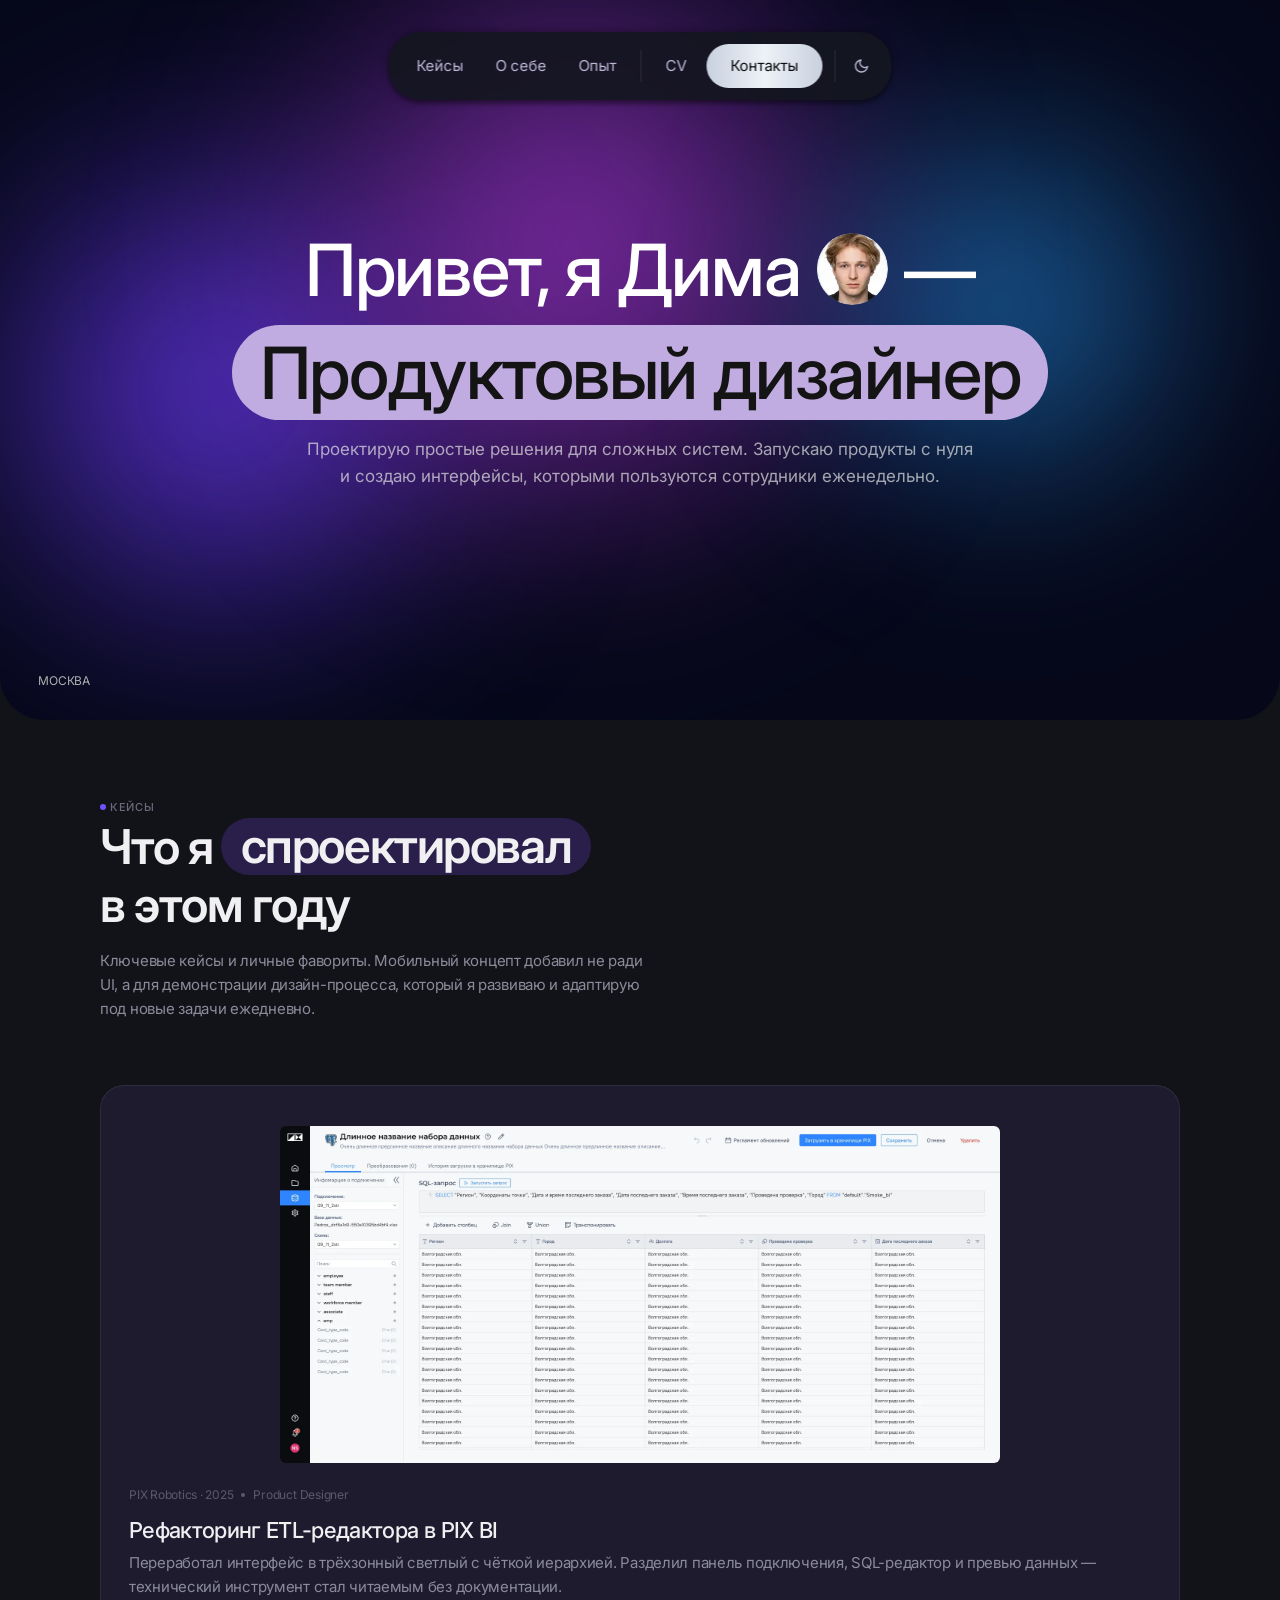
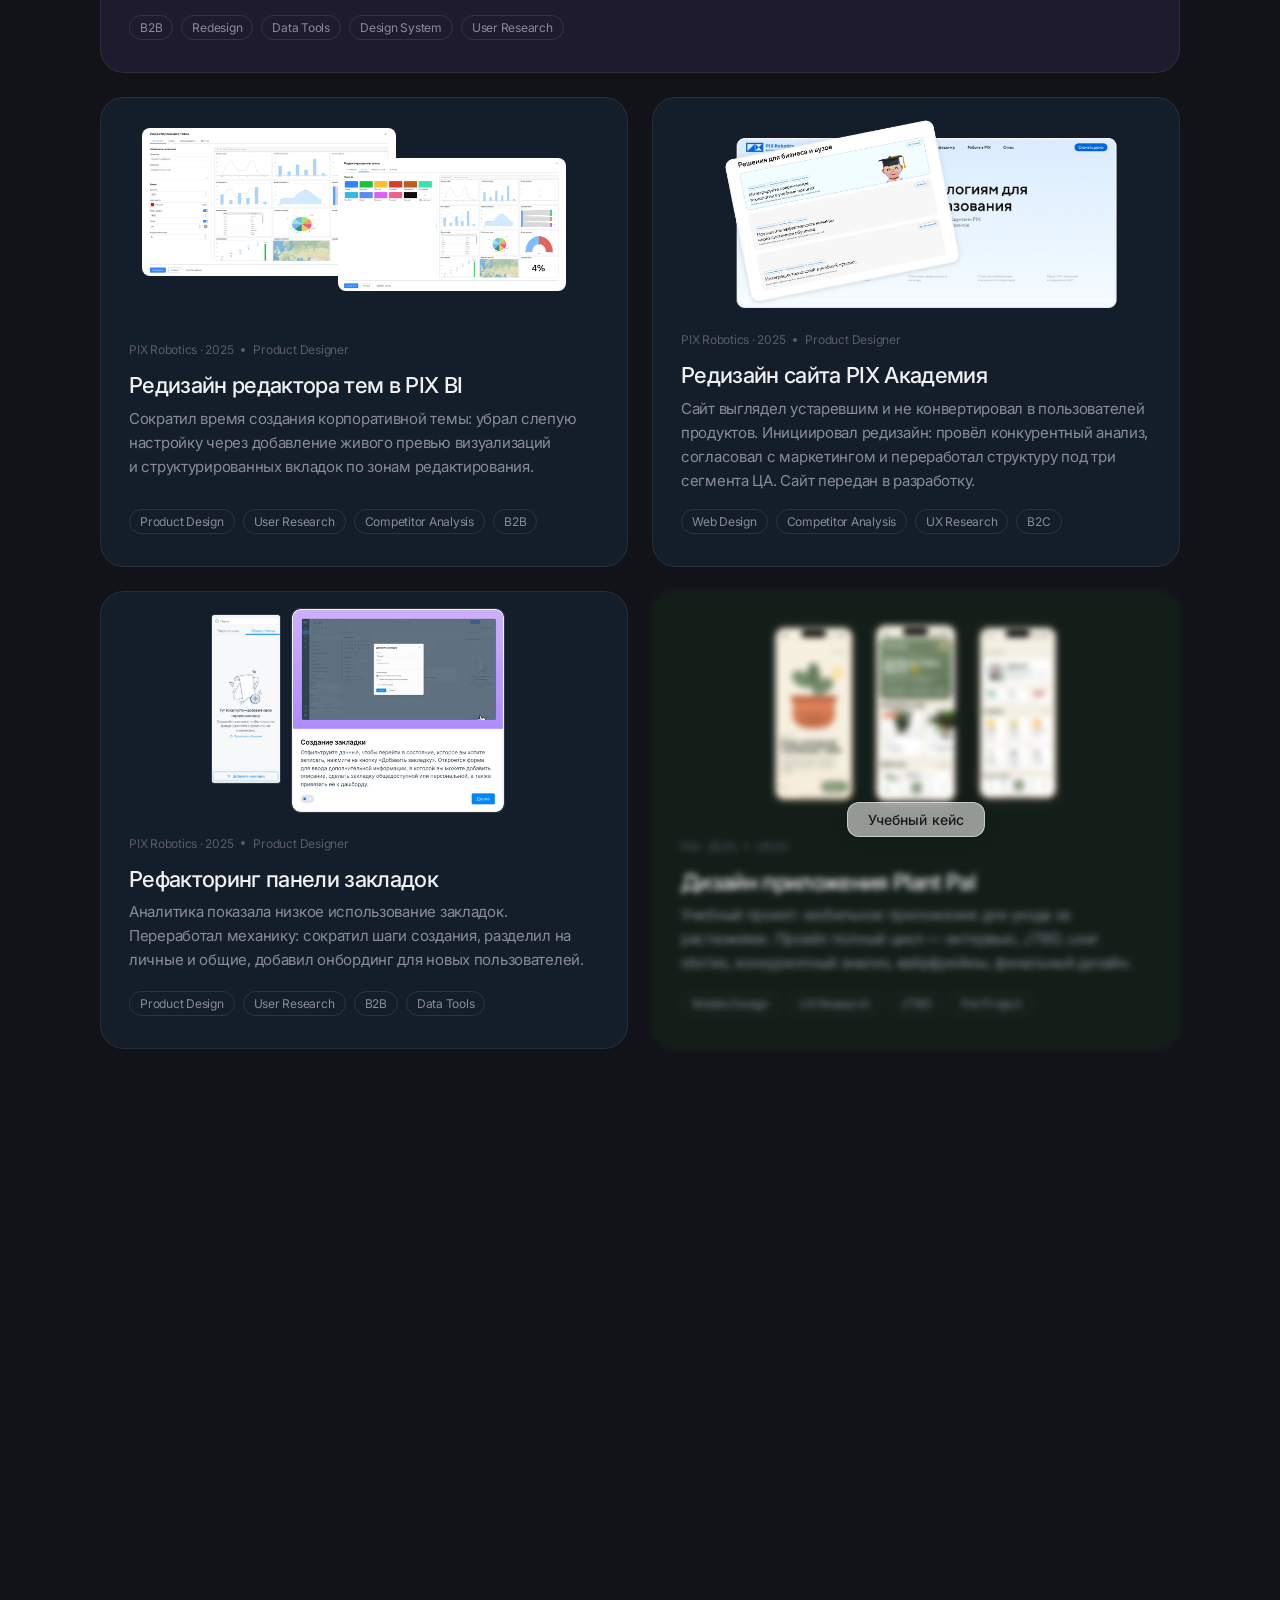
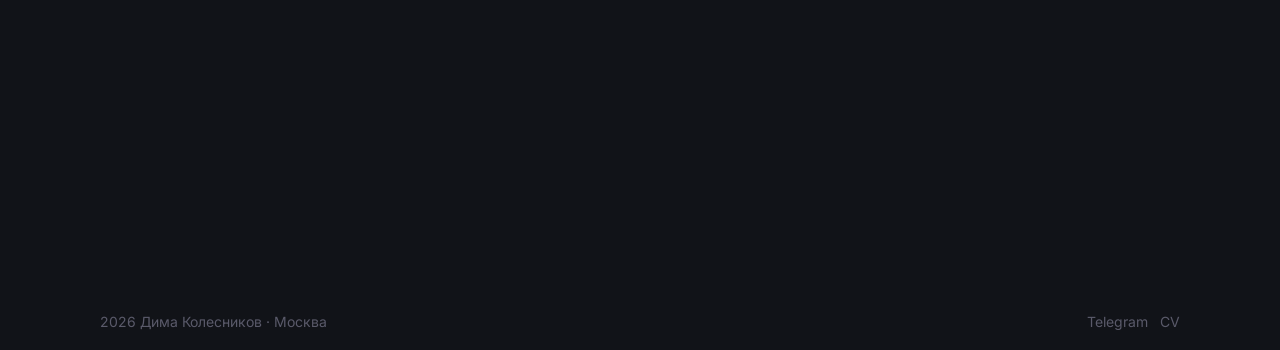
<file: index.html>
<!DOCTYPE html>
<html lang="ru" data-theme="dark">
<head>
  <meta charset="UTF-8">
  <meta name="viewport" content="width=device-width, initial-scale=1.0">
  <title>Дима Колесников — Продуктовый дизайнер</title>
  
  
  <link rel="preconnect" href="https://fonts.bunny.net" crossorigin>
  <link href="https://fonts.bunny.net/css?family=inter:400,500,600&display=swap" rel="stylesheet">
  <link rel="stylesheet" href="style.css">
</head>
<body>

  <!-- NAV -->
  <div class="nav-wrap">
    <nav class="tab-menu">
      <a href="#cases" class="nav-link nav-link--mobile">Кейсы</a>
      <a href="#about" class="nav-link">О себе</a>
      <a href="#experience" class="nav-link">Опыт</a>
      <div class="nav-divider"></div>
      <a href="https://drive.google.com/file/d/1CqAja37Eo5lDWBlTloKPhl8Gios4nPJc/view?usp=sharing" class="nav-link nav-link--mobile" target="_blank">CV</a>
      <a href="https://t.me/mike_mitchelo" class="nav-btn" target="_blank">Контакты</a>
      <div class="nav-divider"></div>
      <button class="theme-toggle" id="themeToggle" aria-label="Переключить тему">
        <svg class="icon-sun" width="16" height="16" viewBox="0 0 24 24" fill="none" stroke="currentColor" stroke-width="2" stroke-linecap="round" stroke-linejoin="round">
          <circle cx="12" cy="12" r="5"/><line x1="12" y1="1" x2="12" y2="3"/><line x1="12" y1="21" x2="12" y2="23"/><line x1="4.22" y1="4.22" x2="5.64" y2="5.64"/><line x1="18.36" y1="18.36" x2="19.78" y2="19.78"/><line x1="1" y1="12" x2="3" y2="12"/><line x1="21" y1="12" x2="23" y2="12"/><line x1="4.22" y1="19.78" x2="5.64" y2="18.36"/><line x1="18.36" y1="5.64" x2="19.78" y2="4.22"/>
        </svg>
        <svg class="icon-moon" width="16" height="16" viewBox="0 0 24 24" fill="none" stroke="currentColor" stroke-width="2" stroke-linecap="round" stroke-linejoin="round">
          <path d="M21 12.79A9 9 0 1 1 11.21 3 7 7 0 0 0 21 12.79z"/>
        </svg>
      </button>
    </nav>
    <button class="theme-toggle theme-toggle--mobile" id="themeToggleMobile" aria-label="Переключить тему">
      <svg class="icon-sun" width="16" height="16" viewBox="0 0 24 24" fill="none" stroke="currentColor" stroke-width="2" stroke-linecap="round" stroke-linejoin="round">
        <circle cx="12" cy="12" r="5"/><line x1="12" y1="1" x2="12" y2="3"/><line x1="12" y1="21" x2="12" y2="23"/><line x1="4.22" y1="4.22" x2="5.64" y2="5.64"/><line x1="18.36" y1="18.36" x2="19.78" y2="19.78"/><line x1="1" y1="12" x2="3" y2="12"/><line x1="21" y1="12" x2="23" y2="12"/><line x1="4.22" y1="19.78" x2="5.64" y2="18.36"/><line x1="18.36" y1="5.64" x2="19.78" y2="4.22"/>
      </svg>
      <svg class="icon-moon" width="16" height="16" viewBox="0 0 24 24" fill="none" stroke="currentColor" stroke-width="2" stroke-linecap="round" stroke-linejoin="round">
        <path d="M21 12.79A9 9 0 1 1 11.21 3 7 7 0 0 0 21 12.79z"/>
      </svg>
    </button>
  </div>

  <!-- HERO -->
  <section class="hero">
    <div class="blob blob--1"></div>
    <div class="blob blob--2"></div>
    <div class="blob blob--3"></div>

    <div class="hero-content">
      <div class="hero-header-row">
        <span class="hero-text">Привет, я Дима</span>
        <span class="hero-emoji-dash">
          <img src="images/Дима глав.webp?v=2" alt="" class="hero-emoji">
          <span class="hero-text">—</span>
        </span>
      </div>
      <div class="hero-title-pill">
        <span>Продуктовый дизайнер</span>
      </div>
      <p class="hero-desc">Проектирую простые решения для сложных систем. Запускаю продукты с&nbsp;нуля и&nbsp;создаю интерфейсы, которыми пользуются сотрудники еженедельно.</p>
    </div>

    <span class="hero-location">МОСКВА</span>
  </section>

  <!-- CASES -->
  <section class="section cases-section" id="cases">
    <div class="container">

      <div class="section-intro fade-in">
        <div class="section-label">
          <span class="label-dot"></span>
          <span class="label-text">Кейсы</span>
        </div>
        <h2 class="section-heading">
          <div class="heading-row">
            <span class="heading-text">Что я</span>
            <span class="heading-pill">спроектировал</span>
          </div>
          <span class="heading-text heading-text--block">в этом году</span>
        </h2>
        <p class="section-desc">Ключевые кейсы и&nbsp;личные фавориты. Мобильный концепт добавил не&nbsp;ради UI, а&nbsp;для демонстрации дизайн-процесса, который я&nbsp;развиваю и&nbsp;адаптирую под новые задачи ежедневно.</p>
      </div>

      <!-- Featured card -->
      <a href="cases/etl.html" class="card-link">
      <article class="case-card case-card--featured fade-in">
        <div class="featured-img-area">
          <img src="images/ETL/ETL Cover.webp?v=2" alt="PIX BI платформа">
        </div>
        <div class="card-content">
          <div class="card-meta">
            <span class="meta-company">PIX Robotics · 2025</span>
            <span class="meta-sep"></span>
            <span class="meta-role">Product Designer</span>
          </div>
          <div class="card-body">
            <h3 class="card-title">Рефакторинг ETL-редактора в PIX BI</h3>
            <p class="card-desc">Переработал интерфейс в&nbsp;трёхзонный светлый с&nbsp;чёткой иерархией. Разделил панель подключения, SQL-редактор и&nbsp;превью данных — технический инструмент стал читаемым без документации.</p>
          </div>
          <div class="card-tags">
            <span class="tag">B2B</span>
            <span class="tag">Redesign</span>
            <span class="tag">Data Tools</span>
            <span class="tag">Design System</span>
            <span class="tag">User Research</span>
          </div>
        </div>
      </article>
      </a>

      <!-- Cards grid -->
      <div class="cards-grid">
        <!-- Dashboard -->
        <a href="cases/dashboard.html" class="card-link">
        <article class="case-card case-card--blue fade-in">
          <div class="card-img-area card-img-area--dashboard">
            <img src="images/Редактор тем/Редактор тем Cover.webp?v=2" alt="" class="abs-img dash-img-1" loading="lazy">
            <img src="images/Редактор тем/Редактор тем Cover 1.webp?v=2" alt="" class="abs-img dash-img-2" loading="lazy">
          </div>
          <div class="card-content">
            <div class="card-meta">
              <span class="meta-company">PIX Robotics · 2025</span>
              <span class="meta-sep"></span>
              <span class="meta-role">Product Designer</span>
            </div>
            <div class="card-body">
              <h3 class="card-title">Редизайн редактора тем в PIX BI</h3>
              <p class="card-desc">Сократил время создания корпоративной темы: убрал слепую настройку через добавление живого превью визуализаций и&nbsp;структурированных вкладок по&nbsp;зонам редактирования.</p>
            </div>
            <div class="card-tags">
              <span class="tag">Product Design</span>
              <span class="tag">User Research</span>
              <span class="tag">Competitor Analysis</span>
              <span class="tag">B2B</span>
            </div>
          </div>
        </article>
        </a>

        <!-- PIX Academy -->
        <a href="cases/pix-academy.html" class="card-link">
          <article class="case-card case-card--blue fade-in">
            <div class="card-img-area card-img-area--pix">
              <img src="images/Пикс Академия/обложка2.webp?v=2" alt="" class="abs-img pix-img-1" loading="lazy">
              <img src="images/Пикс Академия/обложка.webp?v=2" alt="" class="abs-img pix-img-2" loading="lazy">
            </div>
            <div class="card-content">
              <div class="card-meta">
                <span class="meta-company">PIX Robotics · 2025</span>
                <span class="meta-sep"></span>
                <span class="meta-role">Product Designer</span>
              </div>
              <div class="card-body">
                <h3 class="card-title">Редизайн сайта PIX Академия</h3>
                <p class="card-desc">Сайт выглядел устаревшим и&nbsp;не конвертировал в&nbsp;пользователей продуктов. Инициировал редизайн: провёл конкурентный анализ, согласовал с&nbsp;маркетингом и&nbsp;переработал структуру под три сегмента ЦА. Сайт передан в&nbsp;разработку.</p>
              </div>
              <div class="card-tags">
                <span class="tag">Web Design</span>
                <span class="tag">Competitor Analysis</span>
                <span class="tag">UX Research</span>
                <span class="tag">B2C</span>
              </div>
            </div>
          </article>
        </a>

        <!-- Bookmarks -->
        <a href="cases/bookmarks.html" class="card-link">
        <article class="case-card case-card--blue fade-in">
          <div class="card-img-area card-img-area--mobile">
            <img src="images/Рефакторинг закладок/обложка.webp?v=2" alt="" class="abs-img mob-img-1" loading="lazy">
            <img src="images/Рефакторинг закладок/обложка 2.webp?v=2" alt="" class="abs-img mob-img-2" loading="lazy">
          </div>
          <div class="card-content">
            <div class="card-meta">
              <span class="meta-company">PIX Robotics · 2025</span>
              <span class="meta-sep"></span>
              <span class="meta-role">Product Designer</span>
            </div>
            <div class="card-body">
              <h3 class="card-title">Рефакторинг панели закладок</h3>
              <p class="card-desc">Аналитика показала низкое использование закладок. Переработал механику: сократил шаги создания, разделил на личные и&nbsp;общие, добавил онбординг для новых пользователей.</p>
            </div>
            <div class="card-tags">
              <span class="tag">Product Design</span>
              <span class="tag">User Research</span>
              <span class="tag">B2B</span>
              <span class="tag">Data Tools</span>
            </div>
          </div>
        </article>
        </a>

        <!-- Plant pal -->
        <div style="position:relative;">
          <a href="cases/plant-pal.html" class="card-link">
          <article class="case-card case-card--green fade-in" style="filter:blur(3px);">
            <div class="card-img-area card-img-area--plant">
              <img src="images/Plant pal/скрин.webp?v=2" alt="" class="plant-img plant-img--1" loading="lazy">
              <img src="images/Plant pal/скрин 2.webp?v=2" alt="" class="plant-img plant-img--2" loading="lazy">
              <img src="images/Plant pal/скрин 4.webp?v=2" alt="" class="plant-img plant-img--3" loading="lazy">
            </div>
            <div class="card-content">
              <div class="card-meta">
                <span class="meta-company">Pet · 2025</span>
                <span class="meta-sep"></span>
                <span class="meta-role">UX/UI</span>
              </div>
              <div class="card-body">
                <h3 class="card-title">Дизайн приложения Plant Pal</h3>
                <p class="card-desc">Учебный проект: мобильное приложение для ухода за растениями. Провёл полный цикл — интервью, JTBD, user stories, конкурентный анализ, вайрфреймы, финальный дизайн.</p>
              </div>
              <div class="card-tags">
                <span class="tag">Mobile Design</span>
                <span class="tag">UX Research</span>
                <span class="tag">JTBD</span>
                <span class="tag">Pet Project</span>
              </div>
            </div>
          </article>
          </a>
          <a href="cases/plant-pal.html" style="position:absolute; inset:0; display:flex; align-items:center; justify-content:center; z-index:2; text-decoration:none;">
            <span style="background:rgba(255,255,255,0.55); backdrop-filter:blur(6px); -webkit-backdrop-filter:blur(6px); border:1px solid rgba(255,255,255,0.5); border-radius:12px; padding:8px 20px; font-size:14px; font-weight:500; color:#1a1a1a; letter-spacing:0.01em; box-shadow:0 2px 16px rgba(0,0,0,0.10);">Учебный кейс</span>
          </a>
        </div>
      </div>

    </div>
  </section>

  <!-- SKILLS -->
  <section class="section skills-section" id="about">
    <div class="container">
      <div class="section-intro fade-in">
        <div class="section-label">
          <span class="label-dot"></span>
          <span class="label-text">Что я делаю</span>
        </div>
        <h2 class="section-heading section-heading--col">
          <span class="heading-text">Три вещи, в&nbsp;которых</span>
          <span class="heading-pill">я сильнее всего</span>
        </h2>
        <p class="section-desc" style="max-width: 524px;">Интересуюсь всем вокруг, слежу за трендами и&nbsp;чужими решениями, разбираю что работает и&nbsp;почему — стараюсь вырасти в&nbsp;крутого спеца.</p>
      </div>

      <div class="skills-grid fade-in">
        <div class="skill-col">
          <h3 class="skill-title">Продуктовый дизайн</h3>
          <p class="skill-desc">Проектирую интерфейсы: разбираюсь в&nbsp;задаче, предлагаю решения и&nbsp;довожу до&nbsp;финального дизайна.</p>
          <div class="skill-tags">
            <span class="tag tag--purple">Wireframes</span>
            <span class="tag tag--purple">Prototyping</span>
            <span class="tag tag--purple">Flows</span>
            <span class="tag tag--purple">B2B</span>
          </div>
        </div>
        <div class="skill-col skill-col--bordered">
          <h3 class="skill-title">Дизайн-системы</h3>
          <p class="skill-desc">Выстраиваю компонентную базу с&nbsp;токенами, слежу за консистентностью через Design QA и&nbsp;handoff в&nbsp;Devmode.</p>
          <div class="skill-tags">
            <span class="tag tag--purple">Tokens</span>
            <span class="tag tag--purple">Components</span>
            <span class="tag tag--purple">Devmode</span>
            <span class="tag tag--purple">Design QA</span>
          </div>
        </div>
        <div class="skill-col">
          <h3 class="skill-title">Исследования</h3>
          <p class="skill-desc">Провожу интервью и&nbsp;юзабилити-тесты, нахожу точки боли и&nbsp;превращаю их в&nbsp;конкретные решения.</p>
          <div class="skill-tags">
            <span class="tag tag--purple">Interviews</span>
            <span class="tag tag--purple">Usability</span>
            <span class="tag tag--purple">JTBD</span>
            <span class="tag tag--purple">User stories</span>
          </div>
        </div>
      </div>
    </div>
  </section>

  <!-- EXPERIENCE -->
  <section class="section experience-section" id="experience">
    <div class="container">
      <div class="section-intro fade-in">
        <div class="section-label">
          <span class="label-dot"></span>
          <span class="label-text">Опыт и образование</span>
        </div>
        <h2 class="section-heading">
          <div class="heading-row">
            <span class="heading-text">Дорога до</span>
            <span class="heading-pill">дизайна</span>
          </div>
          <span class="heading-text heading-text--block">была длинной</span>
        </h2>
        <p class="section-desc">Юрфак, общепит, кадетка, музыка, два города на&nbsp;Урале и&nbsp;в&nbsp;Поволжье. В&nbsp;дизайн пришёл в&nbsp;2022-м — и&nbsp;нашёл то, чем готов заниматься долго.</p>
      </div>

      <div class="timeline fade-in">
        <div class="timeline-item">
          <span class="timeline-date">март 2025 — сейчас</span>
          <div class="timeline-detail">
            <div class="timeline-header">
              <h3 class="timeline-company">PIX Robotics</h3>
              <span class="timeline-role">Product Designer</span>
            </div>
            <p class="timeline-text">Веду продуктовый дизайн BI-платформы: от исследований до финального интерфейса. Рефакторю сложные инструменты, развиваю дизайн-систему и&nbsp;инициирую улучшения на&nbsp;основе данных.</p>
          </div>
        </div>
        <div class="timeline-divider"></div>

        <div class="timeline-item">
          <span class="timeline-date">апр. 2023 — янв. 2025</span>
          <div class="timeline-detail">
            <div class="timeline-header">
              <h3 class="timeline-company">ТОТО</h3>
              <span class="timeline-role">Intern Designer</span>
            </div>
            <p class="timeline-text">Отвечал за качество макетов на&nbsp;всём пути до печати: проверка, препресс, сопровождение в&nbsp;типографии. Делал баннеры, иконки, веб-графику.</p>
          </div>
        </div>
        <div class="timeline-divider"></div>

        <div class="timeline-item">
          <span class="timeline-date">май 2023</span>
          <div class="timeline-detail">
            <div class="timeline-header">
              <h3 class="timeline-company">WannaBe</h3>
              <span class="timeline-role timeline-role--edu">Курс UX/UI</span>
            </div>
            <p class="timeline-text">Освоил продуктовый подход: JTBD, user stories, исследования, прототипирование от идеи до финального макета.</p>
          </div>
        </div>
        <div class="timeline-divider"></div>

        <div class="timeline-item">
          <span class="timeline-date">фев. 2022</span>
          <div class="timeline-detail">
            <div class="timeline-header">
              <h3 class="timeline-company">Яндекс.Практикум</h3>
              <span class="timeline-role timeline-role--edu">Курс UX/UI</span>
            </div>
            <p class="timeline-text">Фундамент в&nbsp;UX/UI: принципы проектирования, Figma, работа с&nbsp;пользовательскими сценариями.</p>
          </div>
        </div>
        <div class="timeline-divider"></div>

        <div class="timeline-item">
          <span class="timeline-date">сен. 2014 — авг. 2018</span>
          <div class="timeline-detail">
            <div class="timeline-header">
              <h3 class="timeline-company">РГСУ</h3>
              <span class="timeline-role timeline-role--edu">Бакалавриат</span>
            </div>
            <p class="timeline-text">Юриспруденция научила работать с&nbsp;большим объёмом информации, выстраивать логику и&nbsp;защищать решения — это прямо применяется в&nbsp;дизайне.</p>
          </div>
        </div>
      </div>
    </div>
  </section>

  <!-- CTA FOOTER -->
  <section class="cta-section fade-in">
    <div class="blob cta-blob--1"></div>
    <div class="blob cta-blob--2"></div>
    <div class="blob cta-blob--3"></div>

    <div class="cta-inner">
      <div class="cta-heading-block">
        <p class="cta-title-text">Есть продукт в&nbsp;котором всё&nbsp;сложно?</p>
        <div class="cta-title-pill">Помогу разобраться</div>
      </div>
      <p class="cta-desc">Открыт к&nbsp;сотрудничеству, гибрид или удаленка — не&nbsp;важно. Отвечаю быстро в&nbsp;Telegram, но&nbsp;можно и&nbsp;на почту и&nbsp;по телефону ;)</p>
      <div class="cta-actions">
        <a href="https://t.me/mike_mitchelo" class="cta-btn" target="_blank">
          Написать в Telegram
          <img src="images/arrow-btn.svg?v=2" alt="" class="btn-arrow">
        </a>
        <a href="mailto:mikemitcheloo@yandex.ru" class="cta-email">mikemitcheloo@yandex.ru</a>
      </div>
    </div>
  </section>

  <!-- PAGE BOTTOM -->
  <div class="page-bottom">
    <div class="container page-bottom-inner">
      <span class="footer-copy">2026 Дима Колесников · Москва</span>
      <div class="footer-links">
        <a href="https://t.me/mike_mitchelo" class="footer-link" target="_blank">Telegram</a>
        <a href="https://drive.google.com/file/d/1CqAja37Eo5lDWBlTloKPhl8Gios4nPJc/view?usp=sharing" class="footer-link" target="_blank">CV</a>
      </div>
    </div>
  </div>

  <script>
    // Theme toggle
    const html = document.documentElement;
    const saved = localStorage.getItem('theme');
    if (saved === 'light') html.removeAttribute('data-theme');
    else html.setAttribute('data-theme', 'dark');

    function toggleTheme() {
      const isDark = html.getAttribute('data-theme') === 'dark';
      if (isDark) {
        html.removeAttribute('data-theme');
        localStorage.setItem('theme', 'light');
      } else {
        html.setAttribute('data-theme', 'dark');
        localStorage.setItem('theme', 'dark');
      }
    }

    document.getElementById('themeToggle').addEventListener('click', toggleTheme);
    document.getElementById('themeToggleMobile').addEventListener('click', toggleTheme);
  </script>

  <script>
    // Fade-in on scroll — robust version
    const fadeEls = Array.from(document.querySelectorAll('.fade-in'));

    function revealEl(el) {
      el.classList.add('is-visible');
    }

    const observer = new IntersectionObserver((entries) => {
      entries.forEach(entry => {
        if (entry.isIntersecting) {
          revealEl(entry.target);
          observer.unobserve(entry.target);
        }
      });
    }, { threshold: 0.1, rootMargin: '0px 0px -60px 0px' });

    fadeEls.forEach(el => observer.observe(el));

    // Reveal elements already in or near the viewport on load
    function checkOnLoad() {
      const vh = window.innerHeight;
      fadeEls.forEach(el => {
        const top = el.getBoundingClientRect().top;
        if (top < vh) revealEl(el);
      });
  }

    if (document.readyState === 'loading') {
      document.addEventListener('DOMContentLoaded', checkOnLoad);
    } else {
      checkOnLoad();
    }
    window.addEventListener('load', checkOnLoad);

  </script>

</body>
</html>
</file>
<file: style.css>
/* ===== RESET & BASE ===== */
*, *::before, *::after {
  box-sizing: border-box;
  margin: 0;
  padding: 0;
}

html {
  scroll-behavior: smooth;
  scrollbar-width: none;
}

html::-webkit-scrollbar {
  display: none;
}

body {
  font-family: 'Inter', sans-serif;
  background: #ffffff;
  color: #141414;
  overflow-x: hidden;
}

a { text-decoration: none; color: inherit; }
img { display: block; max-width: 100%; }

/* ===== CONTAINER ===== */
.container {
  max-width: 1280px;
  margin: 0 auto;
  padding: 0 100px;
}

/* ===== NAV ===== */
.nav-wrap {
  position: fixed;
  top: 32px;
  left: 50%;
  transform: translateX(-50%);
  z-index: 100;
  display: flex;
  align-items: center;
  gap: 8px;
  white-space: nowrap;
}

/* Внешняя кнопка темы — только мобиле, на десктопе скрыта */
.theme-toggle.theme-toggle--mobile { display: none; }

/* Для кейс-страниц (без .nav-wrap) — таб сам себя позиционирует */
.tab-menu {
  position: fixed;
  top: 32px;
  left: 50%;
  transform: translateX(-50%);
  z-index: 100;
  display: flex;
  align-items: center;
  padding: 12px 16px;
  background: rgba(255, 255, 255, 0.9);
  backdrop-filter: blur(12px);
  -webkit-backdrop-filter: blur(12px);
  border-radius: 32px;
  box-shadow: 0 0 8px rgba(39, 51, 75, 0.10), 0 4px 4px rgba(39, 51, 75, 0.07);
  white-space: nowrap;
  gap: 8px;
}

/* На главной — позиционирует .nav-wrap, таб статичный */
.nav-wrap .tab-menu {
  position: static;
  top: auto;
  left: auto;
  transform: none;
  z-index: auto;
}

.nav-link {
  font-size: 15px;
  font-weight: 400;
  color: #435165;
  padding: 8px 12px;
  border-radius: 64px;
  line-height: 20px;
  transition: background 0.15s;
}
.nav-link:hover { background: rgba(67, 81, 101, 0.08); }

.nav-divider {
  width: 1px;
  height: 32px;
  background: rgba(130, 147, 171, 0.3);
  margin: 0 4px;
  flex-shrink: 0;
}

.nav-btn {
  font-size: 15px;
  font-weight: 400;
  color: #0a0c0f;
  padding: 12px 24px;
  border-radius: 52px;
  line-height: 20px;
  background: linear-gradient(90deg, #c9d1df 0%, #edf2f8 50%, #c9d1df 100%);
  transition: opacity 0.2s, transform 0.2s cubic-bezier(0.34, 1.56, 0.64, 1);
  white-space: nowrap;
}
.nav-btn:hover { opacity: 0.85; transform: scale(1.04); }

/* ===== BLOB ANIMATION ===== */
.blob {
  position: absolute;
  border-radius: 50%;
  filter: blur(90px);
  pointer-events: none;
  will-change: transform;
}

.blob--1 {
  width: 600px;
  height: 600px;
  background: radial-gradient(circle, rgba(80, 110, 255, 0.95) 0%, transparent 70%);
  left: -80px;
  bottom: 30px;
  animation: blobMove1 8s ease-in-out infinite;
}

.blob--2 {
  width: 750px;
  height: 650px;
  background: radial-gradient(circle, rgba(120, 60, 240, 0.88) 0%, transparent 70%);
  left: 200px;
  top: -80px;
  animation: blobMove2 10s ease-in-out infinite;
}

.blob--3 {
  width: 450px;
  height: 450px;
  background: radial-gradient(circle, rgba(40, 120, 230, 0.80) 0%, transparent 70%);
  right: 50px;
  top: 80px;
  animation: blobMove3 9s ease-in-out infinite;
}

@keyframes blobMove1 {
  0%   { transform: translate(0, 0) scale(1);             opacity: 0.9; }
  14%  { transform: translate(340px, -220px) scale(1.22); opacity: 0.70; }
  28%  { transform: translate(560px, 160px) scale(0.82);  opacity: 0.88; }
  42%  { transform: translate(220px, 400px) scale(1.18);  opacity: 0.65; }
  57%  { transform: translate(-180px, 280px) scale(1.26); opacity: 0.92; }
  71%  { transform: translate(-320px, -120px) scale(0.78); opacity: 0.75; }
  85%  { transform: translate(120px, -300px) scale(1.14); opacity: 0.70; }
  100% { transform: translate(0, 0) scale(1);             opacity: 0.9; }
}
@keyframes blobMove2 {
  0%   { transform: translate(0, 0) scale(1);              opacity: 0.85; }
  11%  { transform: translate(-280px, 200px) scale(0.82);  opacity: 0.65; }
  24%  { transform: translate(-500px, -160px) scale(1.20); opacity: 0.80; }
  38%  { transform: translate(-200px, -360px) scale(0.86); opacity: 0.92; }
  52%  { transform: translate(260px, -240px) scale(1.24);  opacity: 0.68; }
  65%  { transform: translate(400px, 180px) scale(0.78);   opacity: 0.88; }
  78%  { transform: translate(160px, 340px) scale(1.16);   opacity: 0.72; }
  90%  { transform: translate(-140px, 200px) scale(0.88);  opacity: 0.85; }
  100% { transform: translate(0, 0) scale(1);              opacity: 0.85; }
}
@keyframes blobMove3 {
  0%   { transform: translate(0, 0) scale(1);               opacity: 0.80; }
  16%  { transform: translate(-400px, 180px) scale(1.22);   opacity: 0.62; }
  30%  { transform: translate(-620px, -140px) scale(0.82);  opacity: 0.85; }
  45%  { transform: translate(-360px, -400px) scale(1.18);  opacity: 0.68; }
  59%  { transform: translate(140px, -280px) scale(0.84);   opacity: 0.90; }
  73%  { transform: translate(320px, 220px) scale(1.24);    opacity: 0.70; }
  87%  { transform: translate(-80px, 340px) scale(0.88);    opacity: 0.82; }
  100% { transform: translate(0, 0) scale(1);               opacity: 0.80; }
}

/* CTA section blobs */
.cta-blob--1 {
  width: 600px;
  height: 500px;
  background: radial-gradient(circle, rgba(80, 110, 255, 0.95) 0%, transparent 70%);
  right: -60px;
  bottom: 0;
  animation: blobMove1 12s ease-in-out infinite reverse;
}

.cta-blob--2 {
  width: 750px;
  height: 650px;
  background: radial-gradient(circle, rgba(120, 60, 240, 0.88) 0%, transparent 70%);
  left: -40px;
  top: 20px;
  animation: blobMove2 14s ease-in-out infinite;
}

.cta-blob--3 {
  width: 450px;
  height: 450px;
  background: radial-gradient(circle, rgba(40, 120, 230, 0.80) 0%, transparent 70%);
  left: 50%;
  top: -40px;
  transform: translateX(-50%);
  animation: blobMove3 10s ease-in-out infinite reverse;
}

/* ===== HERO ===== */
.hero {
  position: relative;
  width: 100%;
  min-height: 80svh;
  background: #0f1440;
  border-radius: 0 0 44px 44px;
  overflow: hidden;
  display: flex;
  align-items: center;
  justify-content: center;
}

.hero-content {
  position: relative;
  z-index: 1;
  width: min(90vw, 1400px);
  display: flex;
  flex-direction: column;
  align-items: center;
  gap: 16px;
  text-align: center;
}

.hero-header-row {
  display: flex;
  align-items: center;
  gap: 16px;
  flex-wrap: nowrap;
  justify-content: center;
  white-space: nowrap;
}

.hero-text {
  font-size: 72px;
  font-weight: 500;
  color: #ffffff;
  letter-spacing: -0.02em;
  line-height: 1.1;
  white-space: nowrap;
}

.hero-emoji {
  width: 72px;
  height: 72px;
  object-fit: contain;
  flex-shrink: 0;
  border-radius: 50%;
}

.hero-title-pill {
  background: #c0ace0;
  border-radius: 60px;
  padding: 8px 28px;
  display: inline-flex;
  align-items: center;
  justify-content: center;
}

.hero-title-pill span {
  font-size: 72px;
  font-weight: 500;
  color: #141414;
  letter-spacing: -0.02em;
  line-height: 1.1;
  white-space: nowrap;
}

.hero-emoji-dash {
  display: flex;
  align-items: center;
  gap: 16px;
  flex-shrink: 0;
}

.hero-desc {
  font-size: 17px;
  font-weight: 400;
  color: rgba(235, 235, 235, 0.68);
  line-height: 1.6;
  max-width: 680px;
}

.hero-location {
  position: absolute;
  bottom: 32px;
  left: clamp(20px, 3vw, 39px);
  font-size: 12px;
  font-weight: 400;
  color: #afafaf;
  letter-spacing: -0.24px;
  z-index: 1;
}

/* ===== SHARED SECTION ===== */
.section {
  padding: 80px 0;
}

.section-intro { margin-bottom: 64px; }
.skills-section .section-intro { margin-bottom: 32px; }

.section-label {
  display: flex;
  align-items: center;
  gap: 4px;
  margin-bottom: 4px;
}

.label-dot {
  width: 6px; height: 6px;
  background: #7151ff;
  border-radius: 3px;
  flex-shrink: 0;
}

.label-text {
  font-size: 11px;
  font-weight: 500;
  color: #4b4b4b;
  letter-spacing: 0.06em;
  text-transform: uppercase;
}

.section-heading {
  font-size: 48px;
  font-weight: 600;
  color: #141414;
  letter-spacing: -0.03em;
  line-height: 1.1;
}

.section-heading--col {
  display: flex;
  flex-direction: column;
  align-items: flex-start;
}

.heading-row {
  display: flex;
  align-items: center;
  gap: 8px;
  margin-bottom: 0;
  flex-wrap: wrap;
}

.heading-text {
  font-size: 48px;
  font-weight: 600;
  color: #141414;
  letter-spacing: -0.03em;
  line-height: 1.2;
  white-space: nowrap;
}

.heading-text--block {
  display: block;
}

.heading-pill {
  font-size: 48px;
  font-weight: 600;
  color: #141414;
  letter-spacing: -0.03em;
  background: #f2edfd;
  border-radius: 60px;
  padding: 2px 20px;
  line-height: 1.1;
  white-space: nowrap;
}

.section-desc {
  font-size: 15px;
  font-weight: 400;
  color: #737373;
  line-height: 1.6;
  letter-spacing: -0.28px;
  max-width: 560px;
  margin-top: 16px;
}

/* ===== FADE-IN ===== */
.fade-in {
  opacity: 0;
  transform: translateY(32px);
  transition: opacity 0.55s cubic-bezier(0.16, 1, 0.3, 1),
              transform 0.55s cubic-bezier(0.16, 1, 0.3, 1);
}
.fade-in.is-visible {
  opacity: 1;
  transform: translateY(0);
}

/* Fallback: no-JS or reduced-motion */
@media (prefers-reduced-motion: reduce) {
  .fade-in {
    opacity: 1 !important;
    transform: none !important;
    transition: none !important;
  }
}

/* Stagger for cards-grid children */
.cards-grid .case-card {
  transition-delay: 0.1s;
}
.cards-grid > a:nth-child(even) .case-card {
  transition-delay: 0.22s;
}

/* ===== CASE CARDS ===== */

/* Featured card — natural flex flow, no text/image overlap */
.case-card--featured {
  background: #f2edfd;
  border: 1px solid #e8e3f3;
  border-radius: 24px;
  overflow: hidden;
  margin-bottom: 24px;
  display: flex;
  flex-direction: column;
  cursor: pointer;
  transition: transform 0.35s cubic-bezier(0.25, 0.46, 0.45, 0.94),
              box-shadow 0.35s cubic-bezier(0.25, 0.46, 0.45, 0.94);
}
.case-card--featured:hover {
  transform: translateY(-6px);
  box-shadow: 0 24px 64px rgba(0,0,0,0.08), 0 8px 24px rgba(0,0,0,0.05);
}

.featured-img-area {
  flex-shrink: 0;
  display: flex;
  justify-content: center;
  padding: 40px 40px 0;
}

.featured-img-area img {
  width: 100%;
  max-width: 720px;
  height: auto;
  aspect-ratio: 720 / 337;
  object-fit: cover;
  border-radius: 6px;
}

/* Card link wrappers */
a.card-link {
  display: contents;
  text-decoration: none;
  color: inherit;
}

/* Small cards */
.cards-grid {
  display: grid;
  grid-template-columns: 1fr 1fr;
  gap: 24px;
  margin-bottom: 24px;
}

.case-card {
  flex: 1;
  min-width: 0;
  border-radius: 24px;
  overflow: hidden;
  border: 1px solid #e8e3f3;
  display: flex;
  flex-direction: column;
  cursor: pointer;
  transition: transform 0.35s cubic-bezier(0.25, 0.46, 0.45, 0.94),
              box-shadow 0.35s cubic-bezier(0.25, 0.46, 0.45, 0.94);
}
.case-card:hover {
  transform: translateY(-6px);
  box-shadow: 0 24px 64px rgba(0,0,0,0.08), 0 8px 24px rgba(0,0,0,0.05);
}

.featured-img-area img,
.abs-img,
.plant-img {
  transition: transform 0.35s cubic-bezier(0.25, 0.46, 0.45, 0.94);
}

.float-img--1 {
  transition: transform 0.35s cubic-bezier(0.25, 0.46, 0.45, 0.94);
}

.float-img--2 {
  transition: transform 0.35s cubic-bezier(0.25, 0.46, 0.45, 0.94);
}

.case-card--featured:hover .featured-img-area img,
.case-card:hover .abs-img,
.case-card:hover .plant-img {
  transform: scale(1.05);
}
.case-card:hover .pix-img-1 { transform: translateX(-50%) scale(1.05); }
.case-card:hover .pix-img-2 { transform: translateX(-50%) scale(1.05); }

.card-wrapper:hover .float-img--1 {
  transform: scale(1.05);
}

.card-wrapper:hover .float-img--2 {
  transform: scale(1.05) rotate(-11.33deg);
}

.case-card--blue  { background: #edf6fd; }
.case-card--green { background: #FEF8EC; }

/* Card wrapper for floating images */
.card-wrapper {
  flex: 1;
  min-width: 0;
  position: relative;
}
.card-wrapper .case-card {
  width: 100%;
  height: 100%;
}

/* PIX Academy card images */
.pix-img-1 {
  left: 52%; top: 40px;
  transform: translateX(-50%);
  width: auto; height: auto;
  max-width: 85%; max-height: calc(100% - 40px);
  object-fit: initial;
  border-radius: 0;
  z-index: 1;
}
.pix-img-2 {
  left: 36%; top: 16px;
  transform: translateX(-50%);
  width: auto; height: auto;
  max-width: 60%; max-height: calc(100% - 16px);
  object-fit: initial;
  border-radius: 0;
  z-index: 2;
}

/* Image areas */
.card-img-area {
  flex-shrink: 0;
  position: relative;
  min-height: 210px;
}

/* Dashboard images */
.card-img-area--dashboard {
  height: 220px;
}
.abs-img { position: absolute; object-fit: cover; }
.dash-img-1 {
  left: 41px; top: 30px;
  width: min(254px, 60%); height: auto;
  aspect-ratio: 254/148;
  border-radius: 8px;
}
.dash-img-2 {
  left: max(200px, 45%); top: 60px;
  width: min(228px, 55%); height: auto;
  aspect-ratio: 228/133;
  border-radius: 8px;
}

/* PIX Academy image area */
.card-img-area--pix { height: 210px; position: relative; overflow: hidden; }

/* Mobile/Bookmarks images */
.card-img-area--mobile { height: 220px; }
.mob-img-1 {
  left: 110px; top: 22px;
  width: 70px; height: 170px;
  border-radius: 3px;
  border: 1px solid #f3f3f3;
}
.mob-img-2 {
  left: 190px; top: 16px;
  width: 214px; height: auto;
  aspect-ratio: 199/191;
  border-radius: 9px;
  border: 1px solid #f3f3f3;
}

/* Plant pal images */
.card-img-area--plant {
  display: flex;
  justify-content: center;
  align-items: center;
  gap: 16px;
  padding: 30px 20px 10px;
}
.plant-img {
  object-fit: contain;
  height: 183px;
  width: 84px;
  border-radius: 12px;
  border: 1px solid rgba(0,0,0,0.1);
  flex-shrink: 0;
}
.plant-img--2 { width: 88px; }

/* Card content */
.card-content {
  flex: 1;
  padding: 24px 28px 32px;
  display: flex;
  flex-direction: column;
  gap: 16px;
}

/* Card meta */
.card-meta {
  display: flex;
  align-items: center;
  gap: 8px;
  flex-wrap: wrap;
}
.meta-company, .meta-role {
  font-size: 12px;
  font-weight: 400;
  color: #afafaf;
  letter-spacing: -0.24px;
  white-space: nowrap;
}
.meta-sep {
  width: 4px; height: 4px;
  background: #afafaf;
  border-radius: 3px;
  flex-shrink: 0;
}

/* Card body */
.card-body { display: flex; flex-direction: column; gap: 8px; flex: 1; }

.card-title {
  font-size: 22px;
  font-weight: 500;
  color: #141414;
  letter-spacing: -0.03em;
  line-height: 1.15;
}

.card-desc {
  font-size: 15px;
  font-weight: 400;
  color: #737373;
  line-height: 1.6;
  letter-spacing: -0.28px;
}

/* Tags */
.card-tags, .skill-tags {
  display: flex;
  gap: 8px;
  flex-wrap: wrap;
}

.skill-tags {
  flex-wrap: nowrap;
}

.skill-tags .tag {
  font-size: 11px;
  padding: 4px 8px;
}

.tag {
  font-size: 12px;
  font-weight: 400;
  color: #737373;
  letter-spacing: -0.24px;
  padding: 4px 10px;
  border: 1px solid #ded9e9;
  border-radius: 999px;
  white-space: nowrap;
}
.tag--purple {
  color: #9e72ff;
  background: #f6f2ff;
  border-color: #d6c3ff;
}

/* ===== SKILLS ===== */
.skills-grid {
  display: flex;
}

.skill-col {
  flex: 1;
  min-width: 0;
  padding: 40px 20px;
  display: flex;
  flex-direction: column;
  gap: 16px;
}
.skill-col--bordered {
  position: relative;
}
.skill-col--bordered::before,
.skill-col--bordered::after {
  content: '';
  position: absolute;
  top: 50%;
  transform: translateY(-50%);
  width: 1px;
  height: 60%;
  background: rgba(130, 147, 171, 0.3);
}
.skill-col--bordered::before { left: 0; }
.skill-col--bordered::after  { right: 0; }

.skill-title {
  font-size: 22px;
  font-weight: 500;
  color: #141414;
  letter-spacing: -0.03em;
}
.skill-desc {
  font-size: 15px;
  font-weight: 400;
  color: #737373;
  letter-spacing: -0.28px;
  line-height: 1.6;
}

/* ===== EXPERIENCE ===== */
.timeline {
  display: flex;
  flex-direction: column;
  gap: 0;
}

.timeline-item {
  display: flex;
  align-items: flex-start;
  gap: 64px;
  padding: 24px 0;
}

.timeline-date {
  font-size: 12px;
  font-weight: 400;
  color: #afafaf;
  letter-spacing: -0.24px;
  white-space: nowrap;
  flex-shrink: 0;
  min-width: 160px;
  padding-top: 6px;
}

.timeline-detail {
  flex: 1;
  display: flex;
  flex-direction: column;
  gap: 8px;
}

.timeline-header {
  display: flex;
  align-items: center;
  gap: 12px;
  flex-wrap: wrap;
}

.timeline-company {
  font-size: 26px;
  font-weight: 600;
  color: #141414;
  letter-spacing: -0.03em;
}

.timeline-role {
  font-size: 11px;
  font-weight: 500;
  color: #141414;
  letter-spacing: 0.02em;
  background: rgba(130, 147, 171, 0.15);
  border-radius: 20px;
  padding: 3px 10px;
  white-space: nowrap;
  flex-shrink: 0;
}

.timeline-role--edu {
  color: #737373;
  background: rgba(130, 147, 171, 0.08);
}

.timeline-text {
  font-size: 15px;
  font-weight: 400;
  color: #737373;
  letter-spacing: -0.24px;
  line-height: 1.5;
}

.timeline-divider {
  height: 1px;
  background: rgba(130, 147, 171, 0.3);
}

/* ===== CTA SECTION ===== */
.cta-section {
  position: relative;
  width: 100%;
  min-height: 677px;
  background: #0f1440;
  border-radius: 44px 44px 0 0;
  overflow: hidden;
  display: flex;
  align-items: center;
  justify-content: center;
  padding: 80px 20px;
}

.cta-inner {
  position: relative;
  z-index: 1;
  width: min(815px, 90%);
  display: flex;
  flex-direction: column;
  align-items: center;
  gap: 16px;
  text-align: center;
}

.cta-heading-block {
  display: flex;
  flex-direction: column;
  align-items: center;
  gap: 12px;
  width: 100%;
}

.cta-title-text {
  font-size: 56px;
  font-weight: 500;
  color: #ffffff;
  letter-spacing: -0.02em;
  line-height: 1.1;
}

.cta-title-pill {
  background: #c0ace0;
  border-radius: 60px;
  padding: 8px 40px;
  font-size: 56px;
  font-weight: 500;
  color: #141414;
  letter-spacing: -0.02em;
  line-height: 1.1;
  white-space: nowrap;
}

.cta-desc {
  font-size: 17px;
  font-weight: 400;
  color: rgba(235, 235, 235, 0.68);
  line-height: 1.6;
  max-width: 571px;
}
.cta-desc s { text-decoration-skip-ink: none; }

.cta-actions {
  display: flex;
  align-items: center;
  gap: 20px;
  margin-top: 16px;
  flex-wrap: wrap;
  justify-content: center;
}

.cta-btn {
  display: flex;
  align-items: center;
  gap: 6px;
  padding: 12px 24px;
  background: linear-gradient(90deg, #c9d1df 0%, #edf2f8 50%, #c9d1df 100%);
  border-radius: 52px;
  font-size: 15px;
  font-weight: 400;
  color: #0a0c0f;
  line-height: 20px;
  white-space: nowrap;
  transition: opacity 0.2s, transform 0.2s cubic-bezier(0.34, 1.56, 0.64, 1);
}
.cta-btn:hover { opacity: 0.85; transform: scale(1.04); }
.btn-arrow {
  width: 12px;
  height: 12px;
  rotate: 45deg;
  translate: 0 0;
  transition: translate 0.25s cubic-bezier(0.34, 1.56, 0.64, 1);
  flex-shrink: 0;
}
.cta-btn:hover .btn-arrow { translate: 3px 0; }

.cta-email {
  font-size: 15px;
  font-weight: 500;
  color: #ffffff;
  text-align: center;
  padding: 12px 24px;
  height: auto;
  display: flex;
  align-items: center;
  border: 0.7px solid rgba(255, 255, 255, 0.18);
  border-radius: 702px;
  transition: transform 0.2s cubic-bezier(0.34, 1.56, 0.64, 1);
}
.cta-email:hover { transform: scale(1.04); }

/* ===== PAGE BOTTOM ===== */
.page-bottom {
  background: #ffffff;
  padding: 20px 0;
}

.page-bottom-inner {
  display: flex;
  align-items: center;
  justify-content: space-between;
  gap: 16px;
}

.footer-copy {
  font-size: 14px;
  font-weight: 400;
  color: #6c7585;
  white-space: nowrap;
}

.footer-links {
  display: flex;
  gap: 12px;
}
.footer-link {
  font-size: 14px;
  font-weight: 400;
  color: #6c7585;
  transition: color 0.15s;
}
.footer-link:hover { color: #141414; }

/* ===== RESPONSIVE ===== */

/* Tablet */
@media (max-width: 900px) {
  .container { padding: 0 40px; }

  .section { padding: 48px 0; }

  .tab-menu { gap: 2px; }
  .nav-link { padding: 8px 4px; font-size: 13px; }

  /* Hero */
  .hero-text,
  .hero-title-pill span { font-size: 56px; }
  .hero-title-pill { padding: 6px 22px; }
  .hero-emoji { width: 56px; height: 56px; }
  .hero-desc { font-size: 16px; }

  /* Section headings */
  .section-heading,
  .heading-text,
  .heading-pill { font-size: 38px; }
  .section-desc { font-size: 14px; }

  /* Cards: single column */
  .cards-grid {
    grid-template-columns: 1fr;
    gap: 16px;
  }
  .case-card { min-height: auto; }
  .card-wrapper { min-height: 0; }
  .card-title { font-size: 18px; }
  .card-desc { font-size: 14px; }

  /* Skills */
  .skill-title { font-size: 18px; }
  .skill-desc { font-size: 14px; }

  /* Timeline */
  .timeline-company { font-size: 20px; }
  .timeline-item { gap: 32px; }

  /* CTA */
  .cta-title-text { font-size: 40px; }
  .cta-title-pill { font-size: 40px; padding: 6px 28px; }
  .cta-desc { font-size: 16px; }

  /* PIX Academy: tablet — cards go full-width so clamp image widths */
  .card-img-area--pix { height: 180px; }
  .pix-img-1 { width: auto; left: 50%; transform: translateX(-50%); }
  .pix-img-2 { width: min(430px, calc(100% - 32px)); top: 20px; left: 50%; transform: translateX(-50%); }
}

@media (max-width: 768px) {
  body { padding-bottom: calc(80px + env(safe-area-inset-bottom)); }

  .container { padding: 0 24px; }

  /* Таб на кейс-страницах и nav-wrap на главной — оба внизу */
  .tab-menu {
    top: auto;
    bottom: 12px;
    gap: 4px;
    padding: 8px;
  }

  /* nav-wrap на главной */
  .nav-wrap {
    top: auto;
    bottom: 12px;
    left: 50%;
    transform: translateX(-50%);
    gap: 8px;
    align-items: center;
  }

  /* Show only Кейсы, CV, Контакты; скрыть десктопный toggle */
  .nav-link { display: none; }
  .nav-link--mobile { display: flex; }
  .nav-divider { display: none; }
  .tab-menu .theme-toggle { display: none; }

  /* Отдельный пилл переключения темы — показываем только на мобиле */
  .theme-toggle.theme-toggle--mobile {
    display: flex;
    align-items: center;
    justify-content: center;
    padding: 20px 22px;
    min-width: 44px;
    background: rgba(255, 255, 255, 0.9);
    backdrop-filter: blur(12px);
    -webkit-backdrop-filter: blur(12px);
    border-radius: 32px;
    box-shadow: 0 0 8px rgba(39, 51, 75, 0.10), 0 4px 4px rgba(39, 51, 75, 0.07);
    border: none;
    cursor: pointer;
    color: #4b4b4b;
    flex-shrink: 0;
    transition: color 0.2s, background 0.2s;
  }
  .theme-toggle.theme-toggle--mobile:hover { background: rgba(240, 240, 245, 0.95); }

  .nav-link--mobile { padding: 12px 16px; font-size: 15px; }
  .nav-btn { padding: 12px 20px; }

  .hero { border-radius: 0; min-height: 38svh; }
  .hero-location { display: none; }

  /* Hero typography */
  .hero-header-row { justify-content: center; }
  .hero-emoji-dash { display: none; }
  .hero-text,
  .hero-title-pill span { font-size: 32px; }
  .hero-title-pill { padding: 4px 16px; align-self: center; }
  .hero-emoji { width: 32px; height: 32px; }
  .hero-desc { font-size: 13px; }
  .hero-content { gap: 12px; }

  .section { padding: 40px 0; }
  .section-intro { margin-bottom: 24px; }

  /* Section headings — выровнять pill с текстом */
  .section-heading,
  .heading-text,
  .heading-pill { font-size: 28px; line-height: 1.15; }
  .heading-pill { padding: 1px 14px; }
  .heading-row { gap: 6px; align-items: baseline; }
  .section-desc { font-size: 14px; }

  /* Cards */
  .card-title { font-size: 16px; }
  .card-desc { font-size: 14px; }

  /* Skills: stack vertically */
  .skills-section .section-intro { margin-bottom: 24px; }
  .skills-grid { flex-direction: column; gap: 0; }
  .skill-col { padding: 20px 0; }
  .skill-col:first-child { padding-top: 0; }
  .skill-col:last-child { padding-bottom: 0; }
  .skill-col--bordered::before,
  .skill-col--bordered::after { display: none; }
  .skill-col--bordered {
    border-top: 1px solid rgba(130, 147, 171, 0.3);
    border-bottom: 1px solid rgba(130, 147, 171, 0.3);
  }
  .skill-tags { flex-wrap: wrap; }
  .skill-title { font-size: 16px; }
  .skill-desc { font-size: 14px; }

  /* Timeline */
  .timeline-company { font-size: 17px; }
  .timeline-item { gap: 16px; }

  /* CTA */
  .cta-section { border-radius: 0; min-height: auto; padding: 48px 20px; }
  .cta-title-text { font-size: 28px; }
  .cta-title-pill { font-size: 28px; padding: 4px 18px; }
  .cta-desc { font-size: 13px; }

  /* Page bottom */
  .page-bottom-inner {
    flex-direction: column;
    align-items: center;
    gap: 16px;
    text-align: center;
  }

  /* Featured card: full-bleed image on mobile */
  .featured-img-area {
    padding: 0;
  }
  .featured-img-area img {
    border-radius: 0;
    width: 50%;
    margin-top: 24px;
  }

  /* Dashboard images: flex layout on mobile */
  .card-img-area--dashboard {
    height: auto;
    display: flex;
    align-items: flex-end;
    justify-content: center;
    gap: 8px;
    padding: 16px 16px 0;
  }
  .card-img-area--dashboard .abs-img {
    position: relative;
    left: auto;
    top: auto;
  }
  .card-img-area--dashboard .dash-img-1 {
    width: 48%;
    height: auto;
  }
  .card-img-area--dashboard .dash-img-2 {
    width: 45%;
    height: auto;
  }

  /* PIX Academy: mobile */
  .card-img-area--pix { height: 140px; }
  .pix-img-1 { width: auto; max-height: 98px; height: auto; top: 50px; left: 62%; transform: translateX(-50%); }
  .pix-img-2 {
    width: auto;
    height: calc(100% - 20px);
    top: 20px;
    left: 40%;
    transform: translateX(-50%);
  }

  /* Bookmarks images: flex layout on mobile */
  .card-img-area--mobile {
    height: auto;
    min-height: 160px;
    display: flex;
    align-items: flex-end;
    justify-content: center;
    gap: 10px;
    padding: 16px 16px 0;
  }
  .card-img-area--mobile .abs-img {
    position: relative;
    left: auto;
    top: auto;
  }
  .card-img-area--mobile .mob-img-1 {
    width: 30%;
    max-width: 90px;
    height: auto;
    object-fit: contain;
    align-self: flex-end;
  }
  .card-img-area--mobile .mob-img-2 {
    width: 55%;
    height: auto;
    object-fit: contain;
    align-self: flex-end;
  }
}

/* ===== THEME TOGGLE BUTTON ===== */
.theme-toggle {
  background: none;
  border: none;
  cursor: pointer;
  padding: 6px;
  display: flex;
  align-items: center;
  justify-content: center;
  color: #4b4b4b;
  border-radius: 8px;
  transition: color 0.2s, background 0.2s;
  flex-shrink: 0;
}
.theme-toggle:hover { background: rgba(67, 81, 101, 0.08); }
.theme-toggle .icon-moon { display: none; }
[data-theme="dark"] .theme-toggle .icon-sun  { display: none; }
[data-theme="dark"] .theme-toggle .icon-moon { display: block; }
[data-theme="dark"] .theme-toggle { color: #c0b8d8; }

/* ===== DARK THEME ===== */
[data-theme="dark"] body {
  background: #111318;
  color: #f0f0f2;
}

/* Nav */
[data-theme="dark"] .tab-menu {
  background: rgba(20, 22, 32, 0.92);
  box-shadow: 0 0 8px rgba(0,0,0,0.4), 0 4px 4px rgba(0,0,0,0.3);
}
[data-theme="dark"] .nav-link { color: #c0b8d8; }
[data-theme="dark"] .nav-link:hover { background: rgba(255,255,255,0.06); }
[data-theme="dark"] .nav-divider { background: rgba(255,255,255,0.1); }
[data-theme="dark"] .nav-btn {
  color: #0a0c0f;
}

/* Headings & text */
[data-theme="dark"] .section-heading,
[data-theme="dark"] .heading-text,
[data-theme="dark"] .card-title,
[data-theme="dark"] .skill-title,
[data-theme="dark"] .timeline-company { color: #f0f0f2; }

[data-theme="dark"] .heading-pill {
  background: #2a1e4a;
  color: #f0f0f2;
}

[data-theme="dark"] .label-text { color: #6a6a7a; }

[data-theme="dark"] .section-desc,
[data-theme="dark"] .card-desc,
[data-theme="dark"] .skill-desc,
[data-theme="dark"] .timeline-text { color: #8a8a9a; }

[data-theme="dark"] .timeline-role {
  color: #c0b8d8;
  background: rgba(130, 147, 171, 0.12);
}
[data-theme="dark"] .timeline-role--edu {
  color: #8a8a9a;
  background: rgba(130, 147, 171, 0.07);
}

[data-theme="dark"] .timeline-date { color: #6a6a7a; }

/* Cards */
[data-theme="dark"] .case-card--featured {
  background: #1e1b2e;
  border-color: rgba(255,255,255,0.07);
}
[data-theme="dark"] .case-card {
  border-color: rgba(255,255,255,0.07);
}
[data-theme="dark"] .case-card--blue  { background: #131e2a; }
[data-theme="dark"] .case-card--green { background: #131e18; }

[data-theme="dark"] .meta-company,
[data-theme="dark"] .meta-role { color: #5a5a6a; }
[data-theme="dark"] .meta-sep { background: #5a5a6a; }

/* Tags */
[data-theme="dark"] .tag {
  color: #8a8a9a;
  border-color: rgba(255,255,255,0.1);
}
[data-theme="dark"] .tag--purple {
  color: #b899ff;
  background: #221a3a;
  border-color: #4a3a7a;
}

/* Skills grid */
[data-theme="dark"] .skill-col--bordered::before,
[data-theme="dark"] .skill-col--bordered::after {
  background: rgba(255,255,255,0.08);
}

/* Timeline */
[data-theme="dark"] .timeline-divider { background: rgba(255,255,255,0.07); }

/* Page bottom / footer */
[data-theme="dark"] .page-bottom { background: #111318; }
[data-theme="dark"] .footer-copy  { color: #5a5a6a; }
[data-theme="dark"] .footer-link  { color: #5a5a6a; }
[data-theme="dark"] .footer-link:hover { color: #f0f0f2; }

/* Hero & CTA dark mode */
[data-theme="dark"] .hero,
[data-theme="dark"] .cta-section {
  background: #06081a;
}

[data-theme="dark"] .blob--1,
[data-theme="dark"] .cta-blob--1 {
  background: radial-gradient(circle, rgba(110, 60, 255, 0.90) 0%, transparent 70%);
}
[data-theme="dark"] .blob--2,
[data-theme="dark"] .cta-blob--2 {
  background: radial-gradient(circle, rgba(180, 60, 230, 0.80) 0%, transparent 70%);
}
[data-theme="dark"] .blob--3,
[data-theme="dark"] .cta-blob--3 {
  background: radial-gradient(circle, rgba(40, 160, 255, 0.75) 0%, transparent 70%);
}

/* Card hover in dark */
[data-theme="dark"] .case-card:hover,
[data-theme="dark"] .case-card--featured:hover {
  box-shadow: 0 24px 64px rgba(0,0,0,0.4), 0 8px 24px rgba(0,0,0,0.3);
}

/* PIX Academy dark theme */
[data-theme="dark"] .mob-img-1,
[data-theme="dark"] .mob-img-2,
[data-theme="dark"] .plant-img { border-color: rgba(255,255,255,0.12); }

/* Responsive dark override for stacked skill borders */
@media (max-width: 768px) {
[data-theme="dark"] .theme-toggle.theme-toggle--mobile {
  background: rgba(20, 22, 32, 0.92);
  box-shadow: 0 0 8px rgba(0,0,0,0.4), 0 4px 4px rgba(0,0,0,0.3);
  color: #c0b8d8;
}
}

@media (max-width: 768px) {
  [data-theme="dark"] .skill-col--bordered {
    border-top-color: rgba(255,255,255,0.08);
    border-bottom-color: rgba(255,255,255,0.08);
  }

}

@media (max-width: 480px) {
  .container { padding: 0 16px; }

  /* Hero */
  .hero-text,
  .hero-title-pill span { font-size: 26px; }
  .hero-header-row { gap: 6px; }

  /* Section headings */
  .section-heading,
  .heading-text,
  .heading-pill { font-size: 24px; }

  /* CTA */
  .cta-title-text { font-size: 24px; }
  .cta-title-pill { font-size: 24px; padding: 3px 14px; }
  .cta-actions { flex-direction: column; align-items: stretch; }
  .cta-btn, .cta-email { justify-content: center; }

  /* Plant images */
  .plant-img { height: 140px; width: 70px; }
  .plant-img--2 { width: 74px; }
}
</file>
